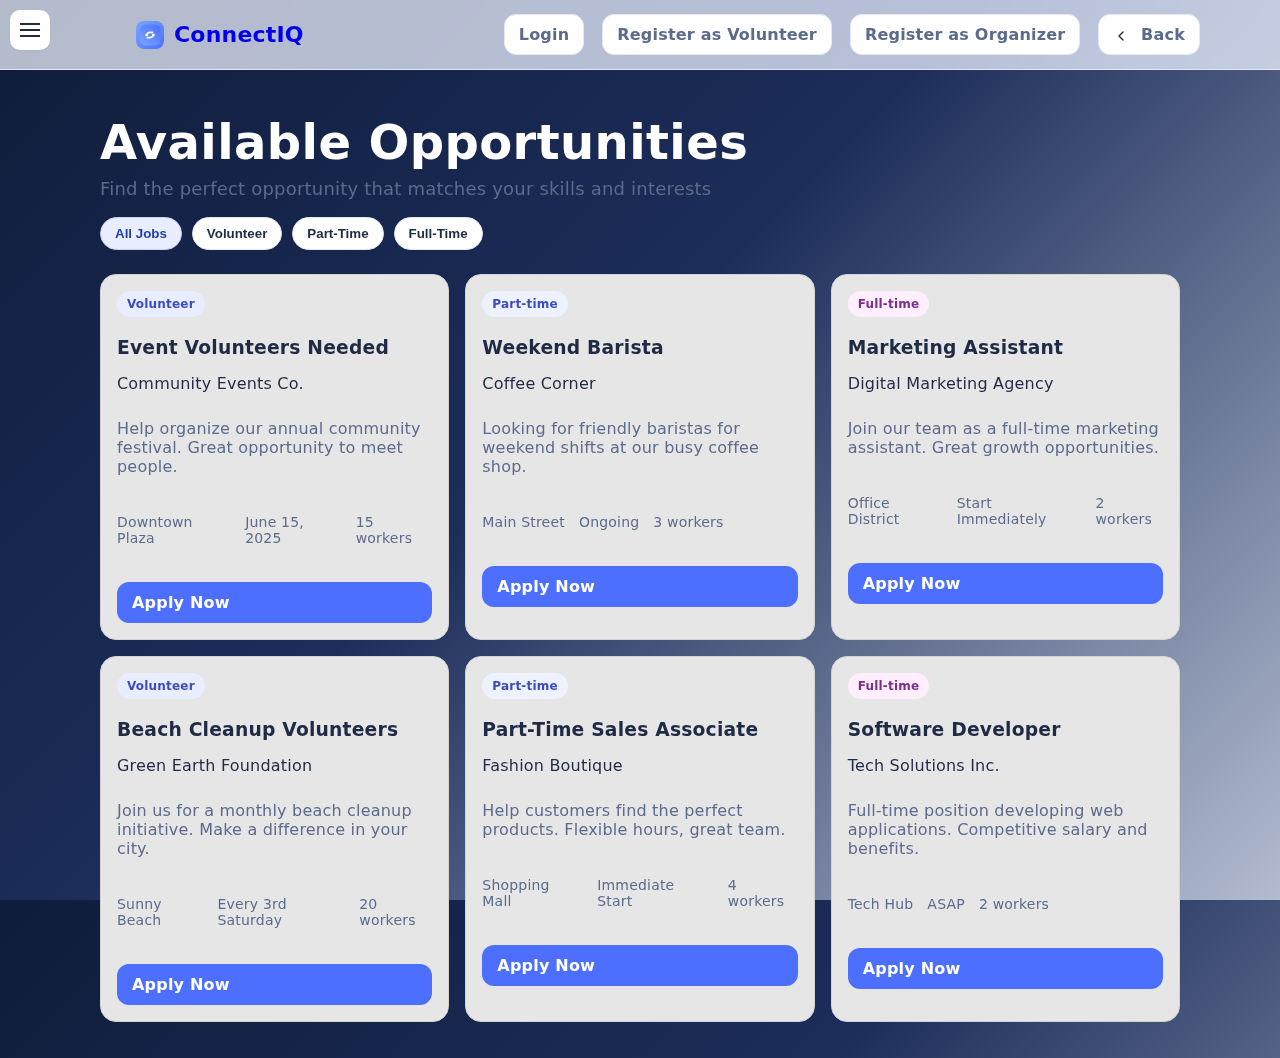
<file: my project/browse.html>
<!DOCTYPE html>
<html lang="en">
<head>
  <meta charset="UTF-8" />
  <meta name="viewport" content="width=device-width, initial-scale=1" />
  <title>ConnectIQ • Browse Jobs</title>
  <link rel="stylesheet" href="assets/style.css" />
  <link rel="icon" type="image/svg+xml" href="assets/logo.svg" />
</head>
<body>
  <nav class="navbar">
    <div class="container navbar-inner">
      <button class="hamburger" id="menuBtn" aria-label="Open menu"><span></span></button>
      <a class="brand" href="worklink.html"><span class="brand-badge"><img alt="ConnectIQ" src="assets/logo.svg"/></span> ConnectIQ</a>
      <div class="navlinks">
        <a class="btn" href="login.html">Login</a>
        <a class="btn primary" data-cta="volunteer" href="register-volunteer.html">Register as Volunteer</a>
        <a class="btn" data-cta="organizer" href="register-organizer.html">Register as Organizer</a>
        <a class="btn" href="javascript:history.back()" aria-label="Go back">
          <svg width="16" height="16" viewBox="0 0 24 24" fill="none" style="margin-right:6px; vertical-align:middle"><path d="M15 18l-6-6 6-6" stroke="#1f2a44" stroke-width="2" stroke-linecap="round" stroke-linejoin="round"/></svg>
          Back
        </a>
      </div>
    </div>
  </nav>
  <aside class="sidebar" id="sidebar">
    <h3>Options</h3>
    <a href="browse.html" data-side="browse"><svg viewBox="0 0 24 24" fill="none"><circle cx="12" cy="12" r="9" stroke-width="2"/><path d="M12 3v18" stroke-width="2"/><path d="M3 12h18" stroke-width="2"/></svg>Browse Jobs</a>
    <a href="worklink.html" data-side="dashboard"><svg viewBox="0 0 24 24" fill="none"><path d="M3 13h8V3H3v10zm10 8h8V3h-8v18z" stroke-width="2"/></svg>Dashboard</a>
    <a href="#" data-side="location"><svg viewBox="0 0 24 24" fill="none"><path d="M12 21s-6-5.2-6-10a6 6 0 1 1 12 0c0 4.8-6 10-6 10z" stroke-width="2"/><circle cx="12" cy="11" r="2" stroke-width="2"/></svg>Location</a>
    <a href="worklink.html" data-side="settings"><svg viewBox="0 0 24 24" fill="none"><path d="M12 15a3 3 0 1 0 0-6 3 3 0 0 0 0 6z" stroke-width="2"/><path d="M19.4 15a7.96 7.96 0 0 0 .1-2 7.96 7.96 0 0 0-.1-2l2.1-1.6-2-3.4-2.5 1a8.2 8.2 0 0 0-3.5-2L13 1h-4l-.5 3.1a8.2 8.2 0 0 0-3.5 2l-2.5-1-2 3.4 2.1 1.6a7.96 7.96 0 0 0-.1 2 7.96 7.96 0 0 0 .1 2L.5 16.6l2 3.4 2.5-1a8.2 8.2 0 0 0 3.5 2L9 23h4l.5-3.1a8.2 8.2 0 0 0 3.5-2l2.5 1 2-3.4-2.1-1.6z" stroke-width="2"/></svg>Settings</a>
  </aside>
  <div class="sidebar-backdrop" id="sidebarBackdrop"></div>

  <main class="container">
    <section class="header">
      <h1>Available Opportunities</h1>
      <p>Find the perfect opportunity that matches your skills and interests</p>
    </section>

    <section class="searchbar hidden">
      <div class="field">
        <svg width="20" height="20" viewBox="0 0 24 24" fill="none" xmlns="http://www.w3.org/2000/svg"><path d="M21 21l-4.35-4.35" stroke="#6b7aa6" stroke-width="2" stroke-linecap="round"/><circle cx="11" cy="11" r="7" stroke="#6b7aa6" stroke-width="2"/></svg>
        <input type="search" placeholder="Search jobs by title, description, or location..." />
      </div>
    </section>

    <section class="filters">
      <button class="chip active" data-filter="all">All Jobs</button>
      <button class="chip" data-filter="volunteer">Volunteer</button>
      <button class="chip" data-filter="part-time">Part-Time</button>
      <button class="chip" data-filter="full-time">Full-Time</button>
    </section>

    <section class="grid">
      <article class="card" data-type="volunteer">
        <span class="badge">Volunteer</span>
        <h3>Event Volunteers Needed</h3>
        <div class="muted">Community Events Co.</div>
        <p>Help organize our annual community festival. Great opportunity to meet people.</p>
        <div class="meta"><span>Downtown Plaza</span><span>June 15, 2025</span><span>15 workers</span></div>
        <div class="apply"><a class="btn primary block" href="#">Apply Now</a></div>
      </article>

      <article class="card" data-type="part-time">
        <span class="badge" style="background:#eef2ff;color:#3b4cc0">Part-time</span>
        <h3>Weekend Barista</h3>
        <div class="muted">Coffee Corner</div>
        <p>Looking for friendly baristas for weekend shifts at our busy coffee shop.</p>
        <div class="meta"><span>Main Street</span><span>Ongoing</span><span>3 workers</span></div>
        <div class="apply"><a class="btn primary block" href="#">Apply Now</a></div>
      </article>

      <article class="card" data-type="full-time">
        <span class="badge" style="background:#ffeefe;color:#7a2e8e">Full-time</span>
        <h3>Marketing Assistant</h3>
        <div class="muted">Digital Marketing Agency</div>
        <p>Join our team as a full-time marketing assistant. Great growth opportunities.</p>
        <div class="meta"><span>Office District</span><span>Start Immediately</span><span>2 workers</span></div>
        <div class="apply"><a class="btn primary block" href="#">Apply Now</a></div>
      </article>

      <article class="card" data-type="volunteer">
        <span class="badge">Volunteer</span>
        <h3>Beach Cleanup Volunteers</h3>
        <div class="muted">Green Earth Foundation</div>
        <p>Join us for a monthly beach cleanup initiative. Make a difference in your city.</p>
        <div class="meta"><span>Sunny Beach</span><span>Every 3rd Saturday</span><span>20 workers</span></div>
        <div class="apply"><a class="btn primary block" href="#">Apply Now</a></div>
      </article>

      <article class="card" data-type="part-time">
        <span class="badge" style="background:#eef2ff;color:#3b4cc0">Part-time</span>
        <h3>Part-Time Sales Associate</h3>
        <div class="muted">Fashion Boutique</div>
        <p>Help customers find the perfect products. Flexible hours, great team.</p>
        <div class="meta"><span>Shopping Mall</span><span>Immediate Start</span><span>4 workers</span></div>
        <div class="apply"><a class="btn primary block" href="#">Apply Now</a></div>
      </article>

      <article class="card" data-type="full-time">
        <span class="badge" style="background:#ffeefe;color:#7a2e8e">Full-time</span>
        <h3>Software Developer</h3>
        <div class="muted">Tech Solutions Inc.</div>
        <p>Full-time position developing web applications. Competitive salary and benefits.</p>
        <div class="meta"><span>Tech Hub</span><span>ASAP</span><span>2 workers</span></div>
        <div class="apply"><a class="btn primary block" href="#">Apply Now</a></div>
      </article>
    </section>

    <div class="footer-space"></div>
  </main>

  <script src="assets/app.js"></script>
</body>
</html>
</file>
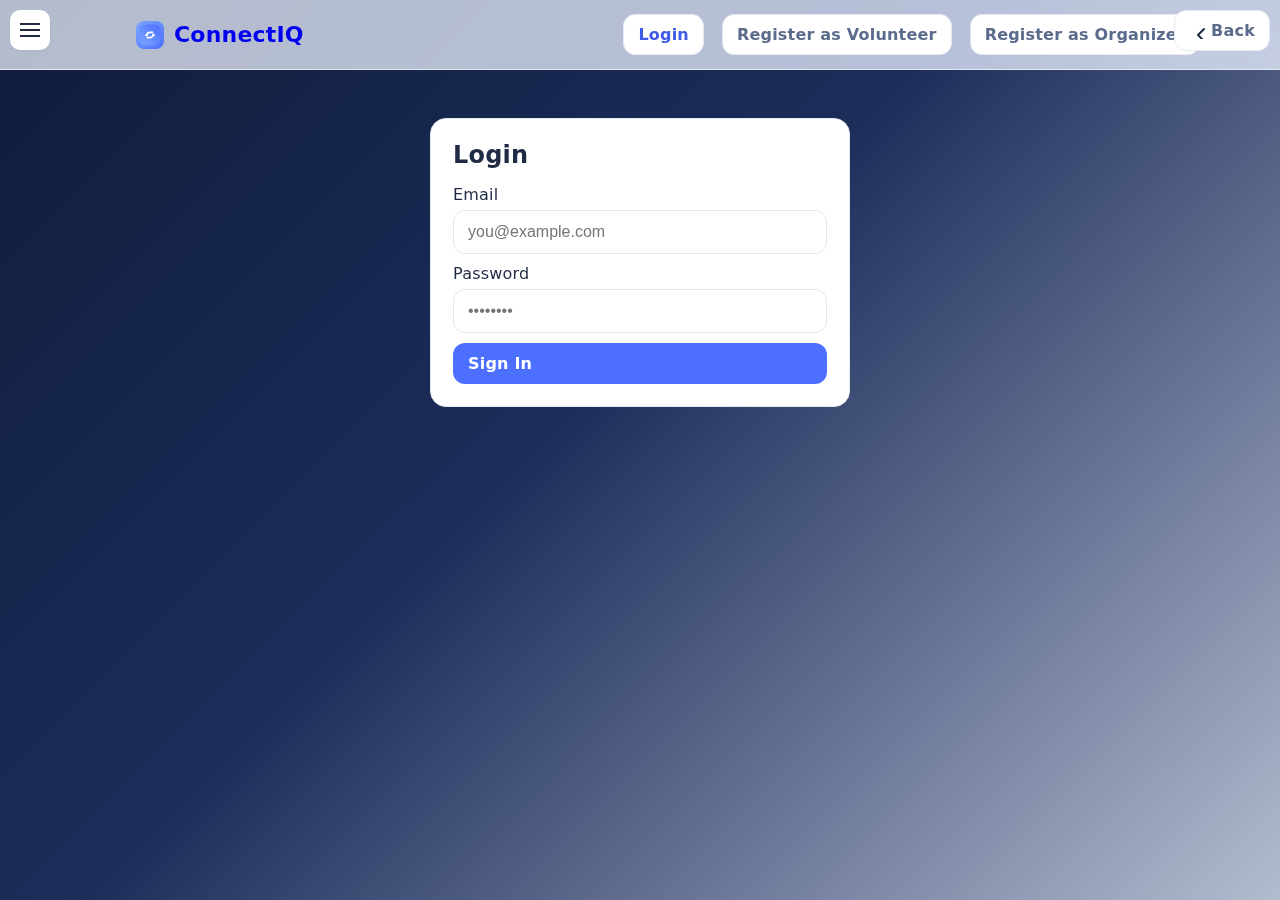
<file: my project/login.html>
<!DOCTYPE html>
<html lang="en">
<head>
  <meta charset="UTF-8" />
  <meta name="viewport" content="width=device-width, initial-scale=1" />
  <title>ConnectIQ • Login</title>
  <link rel="stylesheet" href="assets/style.css" />
  <link rel="icon" type="image/svg+xml" href="assets/logo.svg" />
  <style>
    /* Page-specific background: Midnight Blue Mist */
    body{background:linear-gradient(135deg,#0f1c3a 0%, #1c2d5a 45%, #e9effa 120%)}
    .auth{max-width:420px;margin:48px auto;background:#fff;border:1px solid var(--border);border-radius:16px;padding:22px}
    .auth h2{margin:0 0 16px}
    .field{display:flex;flex-direction:column;gap:6px;margin:10px 0}
    input[type="email"],input[type="password"]{padding:12px 14px;border:1px solid var(--border);border-radius:12px;font-size:16px}
  </style>
</head>
<body>
  <nav class="navbar">
    <div class="container navbar-inner">
      <button class="hamburger" id="menuBtn" aria-label="Open menu"><span></span></button>
      <a class="brand" href="worklink.html"><span class="brand-badge"><img alt="ConnectIQ" src="assets/logo.svg"/></span> ConnectIQ</a>
      <div class="navlinks">
        <a class="btn active" href="login.html">Login</a>
        <a class="btn primary" data-cta="volunteer" href="register-volunteer.html">Register as Volunteer</a>
        <a class="btn" data-cta="organizer" href="register-organizer.html">Register as Organizer</a>
        <a class="btn back-top" href="worklink.html" aria-label="Go back to Browse Opportunities">
          <svg width="16" height="16" v
          iewBox="0 0 24 24" fill="none" style="margin-right:6px; vertical-align:middle"><path d="M15 18l-6-6 6-6" stroke="#1f2a44" stroke-width="2" stroke-linecap="round" stroke-linejoin="round"/></svg>
          Back
        </a>
      </div>
    </div>
  </nav>
  <aside class="sidebar" id="sidebar">
    <h3>Options</h3>
    <a href="browse.html" data-side="browse"><svg viewBox="0 0 24 24" fill="none"><circle cx="12" cy="12" r="9" stroke-width="2"/><path d="M12 3v18" stroke-width="2"/><path d="M3 12h18" stroke-width="2"/></svg>Browse Jobs</a>
    <a href="worklink.html" data-side="dashboard"><svg viewBox="0 0 24 24" fill="none"><path d="M3 13h8V3H3v10zm10 8h8V3h-8v18z" stroke-width="2"/></svg>Dashboard</a>
    <a href="#" data-side="location"><svg viewBox="0 0 24 24" fill="none"><path d="M12 21s-6-5.2-6-10a6 6 0 1 1 12 0c0 4.8-6 10-6 10z" stroke-width="2"/><circle cx="12" cy="11" r="2" stroke-width="2"/></svg>Location</a>
    <a href="worklink.html" data-side="settings"><svg viewBox="0 0 24 24" fill="none"><path d="M12 15a3 3 0 1 0 0-6 3 3 0 0 0 0 6z" stroke-width="2"/><path d="M19.4 15a7.96 7.96 0 0 0 .1-2 7.96 7.96 0 0 0-.1-2l2.1-1.6-2-3.4-2.5 1a8.2 8.2 0 0 0-3.5-2L13 1h-4l-.5 3.1a8.2 8.2 0 0 0-3.5 2l-2.5-1-2 3.4 2.1 1.6a7.96 7.96 0 0 0-.1 2 7.96 7.96 0 0 0 .1 2L.5 16.6l2 3.4 2.5-1a8.2 8.2 0 0 0 3.5 2L9 23h4l.5-3.1a8.2 8.2 0 0 0 3.5-2l2.5 1 2-3.4-2.1-1.6z" stroke-width="2"/></svg>Settings</a>
    <a href="#" data-side="help"><svg viewBox="0 0 24 24" fill="none"><path d="M9.1 9a3 3 0 1 1 5.8 1c0 2-3 2-3 4" stroke-width="2" stroke-linecap="round"/><circle cx="12" cy="19" r="1"/></svg>Help</a>
    <a href="#" data-side="language"><svg viewBox="0 0 24 24" fill="none"><path d="M12 3v18M3 12h18" stroke-width="2"/></svg>Language</a>
  </aside>
  <div class="sidebar-backdrop" id="sidebarBackdrop"></div>
  <main class="container">
    <section class="auth">
      <h2>Login</h2>
      <div class="field"><label>Email</label><input type="email" placeholder="you@example.com"></div>
      <div class="field"><label>Password</label><input type="password" placeholder="••••••••"></div>
      <a class="btn primary block" href="browse.html">Sign In</a>
    </section>
  </main>
  <script src="assets/app.js"></script>
</body>
</html>
</file>
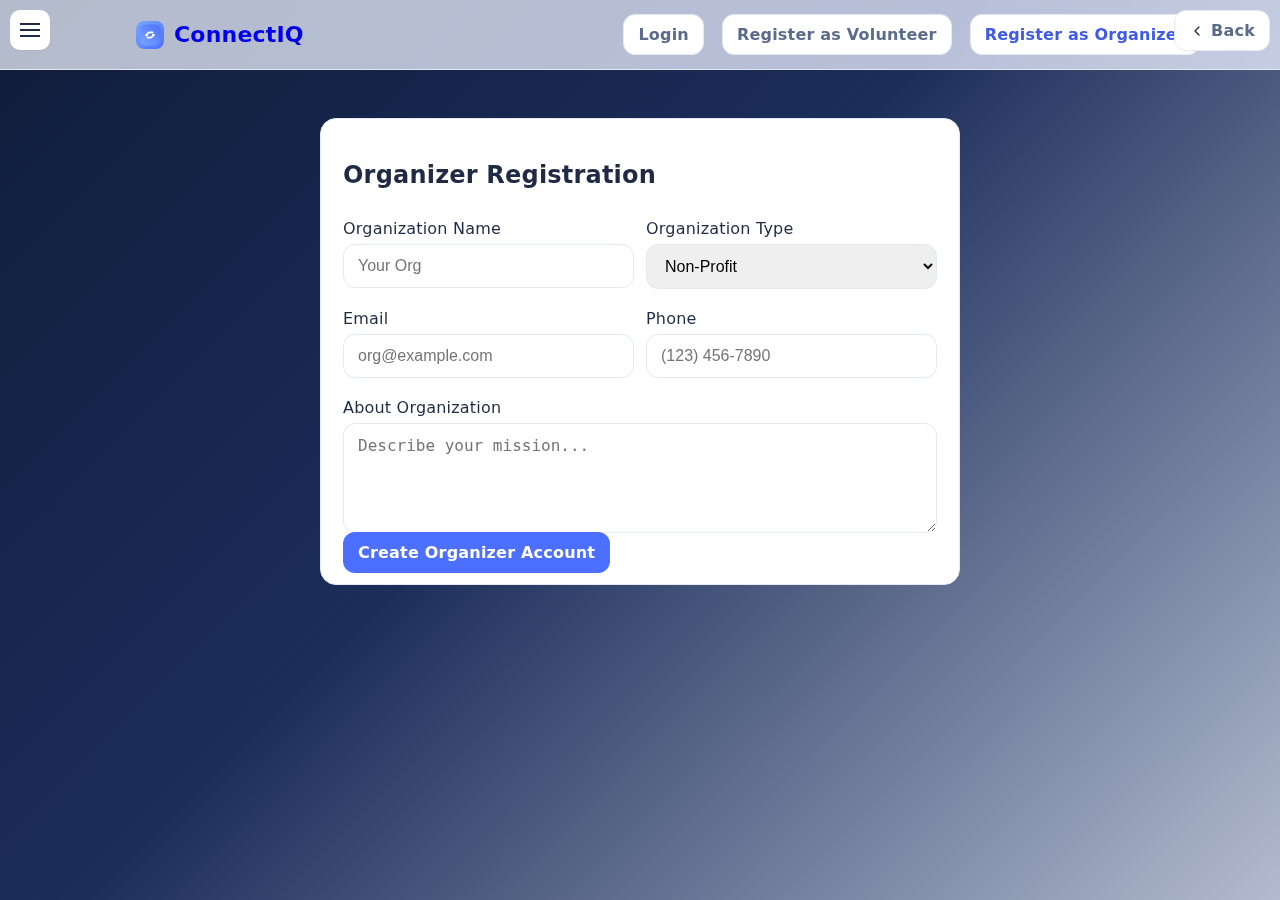
<file: my project/register-organizer.html>
<!DOCTYPE html>
<html lang="en">
<head>
  <meta charset="UTF-8" />
  <meta name="viewport" content="width=device-width, initial-scale=1" />
  <title>ConnectIQ • Register as Organizer</title>
  <link rel="stylesheet" href="assets/style.css" />
  <link rel="icon" type="image/svg+xml" href="assets/logo.svg" />
  <style>
    .form{max-width:640px;margin:48px auto;background:#fff;border:1px solid var(--border);border-radius:16px;padding:22px}
    .row{display:grid;grid-template-columns:1fr 1fr;gap:12px}
    .field{display:flex;flex-direction:column;gap:6px;margin:10px 0}
    input,select{padding:12px 14px;border:1px solid var(--border);border-radius:12px;font-size:16px}
    textarea{padding:12px 14px;border:1px solid var(--border);border-radius:12px;font-size:16px;min-height:110px}
  </style>
</head>
<body>
  <nav class="navbar">
    <div class="container navbar-inner">
      <button class="hamburger" id="menuBtn" aria-label="Open menu"><span></span></button>
      <a class="brand" href="worklink.html"><span class="brand-badge"><img alt="ConnectIQ" src="assets/logo.svg"/></span> ConnectIQ</a>
      <div class="navlinks">
        <a class="btn" href="login.html">Login</a>
        <a class="btn primary" data-cta="volunteer" href="register-volunteer.html">Register as Volunteer</a>
        <a class="btn" data-cta="organizer" href="register-organizer.html">Register as Organizer</a>
        <a class="btn back-top" href="javascript:history.back()" aria-label="Go back">
          <svg width="16" height="16" viewBox="0 0 24 24" fill="none" style="margin-right:6px; vertical-align:middle"><path d="M15 18l-6-6 6-6" stroke="#1f2a44" stroke-width="2" stroke-linecap="round" stroke-linejoin="round"/></svg>
          Back
        </a>
      </div>
    </div>
  </nav>
  <aside class="sidebar" id="sidebar">
    <h3>Options</h3>
    <a href="browse.html" data-side="browse"><svg viewBox="0 0 24 24" fill="none"><circle cx="12" cy="12" r="9" stroke-width="2"/><path d="M12 3v18" stroke-width="2"/><path d="M3 12h18" stroke-width="2"/></svg>Browse Jobs</a>
    <a href="worklink.html" data-side="dashboard"><svg viewBox="0 0 24 24" fill="none"><path d="M3 13h8V3H3v10zm10 8h8V3h-8v18z" stroke-width="2"/></svg>Dashboard</a>
    <a href="#" data-side="location"><svg viewBox="0 0 24 24" fill="none"><path d="M12 21s-6-5.2-6-10a6 6 0 1 1 12 0c0 4.8-6 10-6 10z" stroke-width="2"/><circle cx="12" cy="11" r="2" stroke-width="2"/></svg>Location</a>
    <a href="worklink.html" data-side="settings"><svg viewBox="0 0 24 24" fill="none"><path d="M12 15a3 3 0 1 0 0-6 3 3 0 0 0 0 6z" stroke-width="2"/><path d="M19.4 15a7.96 7.96 0 0 0 .1-2 7.96 7.96 0 0 0-.1-2l2.1-1.6-2-3.4-2.5 1a8.2 8.2 0 0 0-3.5-2L13 1h-4l-.5 3.1a8.2 8.2 0 0 0-3.5-2l-2.5-1-2 3.4 2.1 1.6a7.96 7.96 0 0 0-.1 2 7.96 7.96 0 0 0 .1 2L.5 16.6l2 3.4 2.5-1a8.2 8.2 0 0 0 3.5 2L9 23h4l.5-3.1a8.2 8.2 0 0 0 3.5-2l2.5 1 2-3.4-2.1-1.6z" stroke-width="2"/></svg>Settings</a>
    <a href="#" data-side="help"><svg viewBox="0 0 24 24" fill="none"><path d="M9.1 9a3 3 0 1 1 5.8 1c0 2-3 2-3 4" stroke-width="2" stroke-linecap="round"/><circle cx="12" cy="19" r="1"/></svg>Help</a>
    <a href="#" data-side="language"><svg viewBox="0 0 24 24" fill="none"><path d="M12 3v18M3 12h18" stroke-width="2"/></svg>Language</a>
  </aside>
  <div class="sidebar-backdrop" id="sidebarBackdrop"></div>
  <main class="container">
    <section class="form">
      <h2>Organizer Registration</h2>
      <div class="row">
        <div class="field"><label>Organization Name</label><input placeholder="Your Org" /></div>
        <div class="field"><label>Organization Type</label><select><option>Non-Profit</option><option>Company</option><option>Community Group</option></select></div>
      </div>
      <div class="row">
        <div class="field"><label>Email</label><input type="email" placeholder="org@example.com" /></div>
        <div class="field"><label>Phone</label><input placeholder="(123) 456-7890" /></div>
      </div>
      <div class="field"><label>About Organization</label><textarea placeholder="Describe your mission..."></textarea></div>
      <a class="btn primary" href="browse.html">Create Organizer Account</a>
    </section>
  </main>
  <script src="assets/app.js"></script>
</body>
</html>
</file>
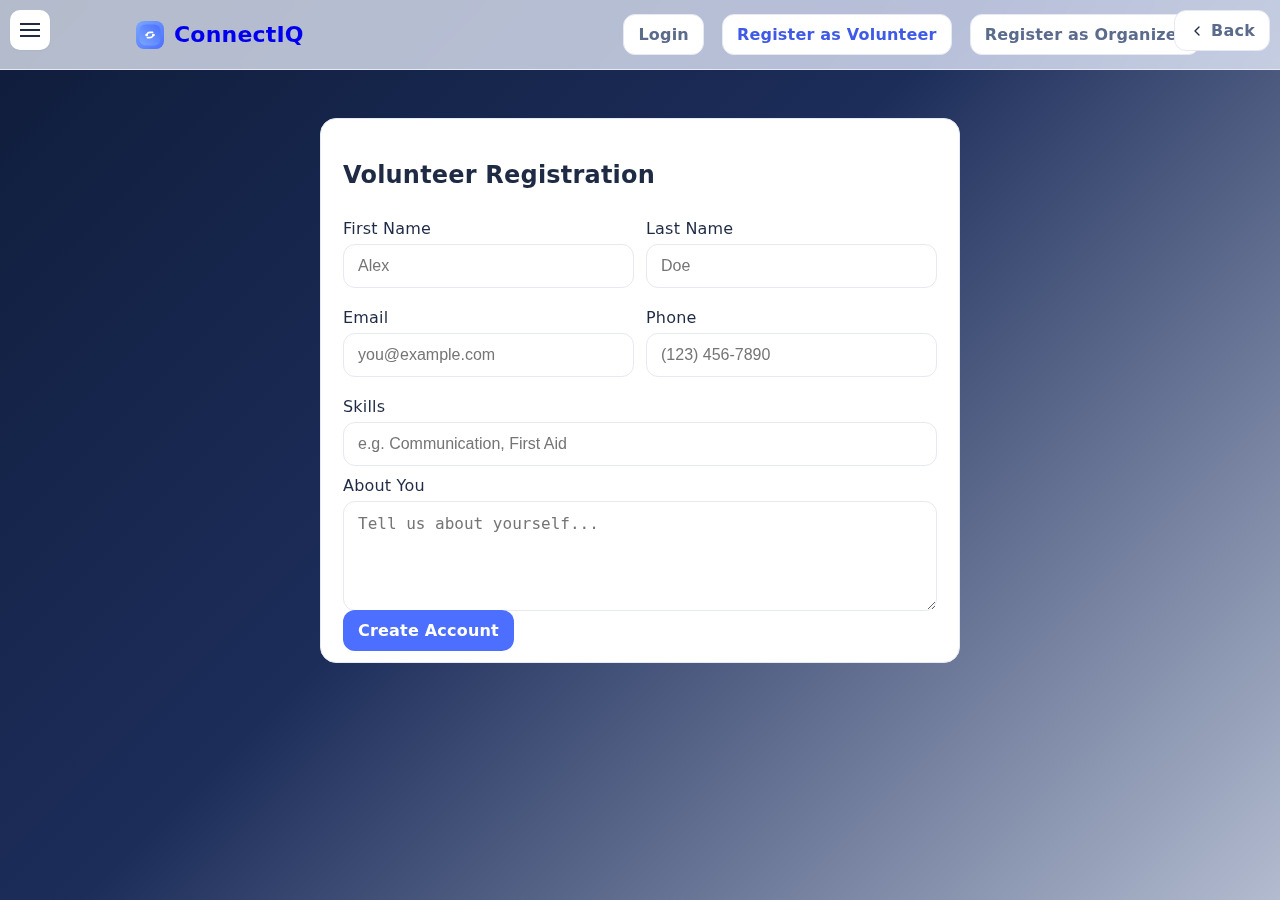
<file: my project/register-volunteer.html>
<!DOCTYPE html>
<html lang="en">
<head>
  <meta charset="UTF-8" />
  <meta name="viewport" content="width=device-width, initial-scale=1" />
  <title>ConnectIQ • Register as Volunteer</title>
  <link rel="stylesheet" href="assets/style.css" />
  <link rel="icon" type="image/svg+xml" href="assets/logo.svg" />
  <style>
    .form{max-width:640px;margin:48px auto;background:#fff;border:1px solid var(--border);border-radius:16px;padding:22px}
    .row{display:grid;grid-template-columns:1fr 1fr;gap:12px}
    .field{display:flex;flex-direction:column;gap:6px;margin:10px 0}
    input,select{padding:12px 14px;border:1px solid var(--border);border-radius:12px;font-size:16px}
    textarea{padding:12px 14px;border:1px solid var(--border);border-radius:12px;font-size:16px;min-height:110px}
  </style>
</head>
<body>
  <nav class="navbar">
    <div class="container navbar-inner">
      <button class="hamburger" id="menuBtn" aria-label="Open menu"><span></span></button>
      <a class="brand" href="worklink.html"><span class="brand-badge"><img alt="ConnectIQ" src="assets/logo.svg"/></span> ConnectIQ</a>
      <div class="navlinks">
        <a class="btn" href="login.html">Login</a>
        <a class="btn primary" data-cta="volunteer" href="register-volunteer.html">Register as Volunteer</a>
        <a class="btn" data-cta="organizer" href="register-organizer.html">Register as Organizer</a>
        <a class="btn back-top" href="javascript:history.back()" aria-label="Go back">
          <svg width="16" height="16" viewBox="0 0 24 24" fill="none" style="margin-right:6px; vertical-align:middle"><path d="M15 18l-6-6 6-6" stroke="#1f2a44" stroke-width="2" stroke-linecap="round" stroke-linejoin="round"/></svg>
          Back
        </a>
      </div>
    </div>
  </nav>
  <aside class="sidebar" id="sidebar">
    <h3>Options</h3>
    <a href="browse.html" data-side="browse"><svg viewBox="0 0 24 24" fill="none"><circle cx="12" cy="12" r="9" stroke-width="2"/><path d="M12 3v18" stroke-width="2"/><path d="M3 12h18" stroke-width="2"/></svg>Browse Jobs</a>
    <a href="worklink.html" data-side="dashboard"><svg viewBox="0 0 24 24" fill="none"><path d="M3 13h8V3H3v10zm10 8h8V3h-8v18z" stroke-width="2"/></svg>Dashboard</a>
    <a href="#" data-side="location"><svg viewBox="0 0 24 24" fill="none"><path d="M12 21s-6-5.2-6-10a6 6 0 1 1 12 0c0 4.8-6 10-6 10z" stroke-width="2"/><circle cx="12" cy="11" r="2" stroke-width="2"/></svg>Location</a>
    <a href="worklink.html" data-side="settings"><svg viewBox="0 0 24 24" fill="none"><path d="M12 15a3 3 0 1 0 0-6 3 3 0 0 0 0 6z" stroke-width="2"/><path d="M19.4 15a7.96 7.96 0 0 0 .1-2 7.96 7.96 0 0 0-.1-2l2.1-1.6-2-3.4-2.5 1a8.2 8.2 0 0 0-3.5-2L13 1h-4l-.5 3.1a8.2 8.2 0 0 0-3.5 2l-2.5-1-2 3.4 2.1 1.6a7.96 7.96 0 0 0-.1 2 7.96 7.96 0 0 0 .1 2L.5 16.6l2 3.4 2.5-1a8.2 8.2 0 0 0 3.5 2L9 23h4l.5-3.1a8.2 8.2 0 0 0 3.5-2l2.5 1 2-3.4-2.1-1.6z" stroke-width="2"/></svg>Settings</a>
    <a href="#" data-side="help"><svg viewBox="0 0 24 24" fill="none"><path d="M9.1 9a3 3 0 1 1 5.8 1c0 2-3 2-3 4" stroke-width="2" stroke-linecap="round"/><circle cx="12" cy="19" r="1"/></svg>Help</a>
    <a href="#" data-side="language"><svg viewBox="0 0 24 24" fill="none"><path d="M12 3v18M3 12h18" stroke-width="2"/></svg>Language</a>
  </aside>
  <div class="sidebar-backdrop" id="sidebarBackdrop"></div>
  <main class="container">
    <section class="form">
      <h2>Volunteer Registration</h2>
      <div class="row">
        <div class="field"><label>First Name</label><input placeholder="Alex" /></div>
        <div class="field"><label>Last Name</label><input placeholder="Doe" /></div>
      </div>
      <div class="row">
        <div class="field"><label>Email</label><input type="email" placeholder="you@example.com" /></div>
        <div class="field"><label>Phone</label><input placeholder="(123) 456-7890" /></div>
      </div>
      <div class="field"><label>Skills</label><input placeholder="e.g. Communication, First Aid" /></div>
      <div class="field"><label>About You</label><textarea placeholder="Tell us about yourself..."></textarea></div>
      <a class="btn primary" href="browse.html">Create Account</a>
    </section>
  </main>
  <script src="assets/app.js"></script>
</body>
</html>
</file>
<file: my project/assets/style.css>
.browse-content{margin-left:-50px}
.splash.split .globe-half{display:block !important}
.splash.split .globe-bg svg{display:block !important}
@import url('https://fonts.googleapis.com/css2?family=Poppins:wght@700;800&display=swap');
:root{
  --bg:#f4f7ff;
  --card:#ffffff;
  --text:#1f2a44;
  --muted:#5b6b8c;
  --primary:#4c6fff;
  --primary-600:#3f5ae6;
  --chip:#e8edff;
  --border:#e6e9f2;
  --success:#e8f8ee;
}
*{box-sizing:border-box}
html,body{height:100%}
body{
  margin:0;
  font-family:ui-sans-serif, system-ui, -apple-system, Segoe UI, Roboto, Helvetica, Arial, "Apple Color Emoji","Segoe UI Emoji";
  color:var(--text);
  background:linear-gradient(135deg,#0f1c3a 0%, #1c2d5a 45%, #e9effa 120%);
  letter-spacing:.2px;
}
/* Page enter animation */
@keyframes fadeInUp{from{opacity:0; transform:translateY(12px)} to{opacity:1; transform:translateY(0)}}
body.animate-in{animation:fadeInUp .6s ease both}

/* Splash intro */
.splash{position:fixed; inset:0; min-height:100vh; background:#0e1b39 url('earth.gif') center/cover no-repeat; display:grid; place-items:center; z-index:9999; transition:opacity .5s ease; overflow:hidden}
.splash.hide{opacity:0; pointer-events:none; display:none}
.splash:not(.hide) ~ .app{opacity:0 !important; visibility:hidden !important; display:none !important}
.splash.hide ~ .app{display:block !important; visibility:visible !important}
.splash-inner{display:flex; flex-direction:column; align-items:center; justify-content:center; text-align:center; gap:0; position:relative; z-index:2; min-height:100vh}
.splash-pretitle{color:#fff; font-weight:900; font-size:34px; letter-spacing:.5px; margin-bottom:20px; text-shadow:0 3px 14px rgba(0,0,0,.55); opacity:1; transform:scale(1); transition:opacity .35s ease, transform .35s ease; display:flex; align-items:center; gap:10px}
.splash-pretitle .logo-badge{width:36px; height:36px; border-radius:10px; background:linear-gradient(135deg,#7aa7ff, #4c6fff); display:grid; place-items:center}
.splash-pretitle .logo-badge img{width:100%; height:100%; border-radius:10px}
.logo-pop{font-family:'Poppins', ui-sans-serif, system-ui; font-weight:800; font-size:36px; color:#fff; letter-spacing:.4px; display:none; align-items:center; gap:10px; opacity:0; transform:scale(.8); transition:opacity .45s ease .25s, transform .45s ease .25s}
.logo-pop .logo-badge{width:40px; height:40px; border-radius:12px; background:linear-gradient(135deg,#7aa7ff, #4c6fff); display:grid; place-items:center}
.logo-pop .logo-badge img{width:100%; height:100%; border-radius:12px}
.quote-pop{color:#e7edf8; text-shadow:0 2px 8px rgba(0,0,0,.45); opacity:0; transform:translateY(8px); transition:opacity .45s ease .35s, transform .45s ease .35s; display:none}
.globe-bg{position:absolute; inset:0; pointer-events:none; z-index:0; display:block}
.globe-gif{position:absolute; inset:0; background:none; z-index:0; opacity:0; transition:none; display:block}
.globe-bg::after{content:""; position:absolute; inset:0; background:transparent}
.globe-bg svg{width:140vmin; height:140vmin; position:absolute; top:50%; left:50%; transform:translate(-50%,-50%); opacity:.9; display:block}
.globe-video{position:absolute; inset:0; width:100%; height:100%; object-fit:cover; opacity:.9; filter:saturate(120%) contrast(105%)}
.globe-img{position:absolute; width:140vmin; height:140vmin; top:50%; left:50%; transform:translate(-50%,-50%); border-radius:50%; object-fit:cover; opacity:.85; animation:spin 30s linear infinite}
.globe-half{position:absolute; width:140vmin; height:140vmin; top:50%; left:50%; transform:translate(-50%,-50%); transition:transform 1s ease, opacity .4s ease; z-index:1; will-change:transform}
.globe-left{clip-path:inset(0 50% 0 0)}
.globe-right{clip-path:inset(0 0 0 50%)}
.globe-half video.globe-vid{position:absolute; width:140vmin; height:140vmin; top:50%; left:50%; transform:translate(-50%,-50%); border-radius:50%; object-fit:cover; animation:none; opacity:.92; filter:brightness(0.45) saturate(110%) contrast(105%)}
.globe-half svg{display:block}
/* Globe halves must be visible for split animation */
/* (no overrides hiding .globe-half or svg) */
.splash .globe-half{opacity:0; pointer-events:none}
.splash .globe-bg svg{opacity:0}
.splash.split .globe-bg svg{opacity:1}
.splash.split .globe-left{transform:translate(-50%,-50%) translateX(-45vw); opacity:1}
.splash.split .globe-right{transform:translate(-50%,-50%) translateX(45vw); opacity:1}
.splash.split{background:#0e1b39 !important}
.splash.split .splash-pretitle{opacity:0; transform:translateY(-6px)}
.splash.split .quote-pop{opacity:1; transform:translateY(0); display:block; margin-top:24px}
.splash.split .handshake{opacity:0; pointer-events:none}
.splash.split .globe-gif{opacity:0}
.splash.split .start-btn{opacity:0; pointer-events:none}
.splash.split .logo-pop{opacity:1; transform:scale(1); display:flex}
.splash.split .logo-pop .logo-badge{width:70px; height:70px; border-radius:16px}
.splash.split .splash-inner{background:transparent; border:0; padding:0; box-shadow:none}
.globe-rot{transform-origin:50% 50%; animation:none}
@keyframes spin{to{transform:rotate(360deg)}}
.hamburger.float-on-dashboard{position:fixed; top:16px; right:24px; z-index:10000}
.handshake{width:320px; height:190px; transition:opacity .3s ease}

/* Remove split visuals */
.split-mask{display:none !important}
@keyframes leftArm{0%{transform:translateX(-50px) rotate(8deg)} 50%{transform:translateX(-8px) rotate(0)} 100%{transform:translateX(-8px) rotate(0)}}
@keyframes rightArm{0%{transform:translateX(50px) rotate(-8deg)} 50%{transform:translateX(8px) rotate(0)} 100%{transform:translateX(8px) rotate(0)}}
@keyframes shake{0%,100%{transform:translateY(0)} 60%{transform:translateY(-2px)} 80%{transform:translateY(2px)}}
.shake-group{animation:shake 1.2s ease-in-out 1s 1}
.arm-left{animation:leftArm .9s ease forwards}
.arm-right{animation:rightArm .9s ease forwards}
.logo-pop{display:flex; align-items:center; gap:10px; font-weight:800; font-size:28px; opacity:0; transform:scale(.9); font-family:'Poppins', ui-sans-serif, system-ui; color:#fff; text-shadow:0 2px 8px rgba(0,0,0,.35)}
.logo-pop.show{animation:logoIn .4s ease forwards}
.quote-pop{opacity:0; transform:scale(.9); color:#fff; font-weight:800; font-size:20px; text-align:center; letter-spacing:.2px; text-shadow:0 2px 8px rgba(0,0,0,.35)}

/* Location overlay (full-screen) */
.location-overlay{position:fixed; inset:0; background:#0b1633; display:none; z-index:10000}
.location-overlay.show{display:block}
.location-overlay .map-wrap{position:absolute; inset:0}
.location-overlay iframe{position:absolute; width:100%; height:100%; border:0}
.location-overlay .loc-controls{position:fixed; left:50%; transform:translateX(-50%); bottom:18px; display:flex; gap:10px; z-index:10001}
.location-overlay .loc-btn{border:none; background:#f59e0b; color:#0e1b39; font-weight:800; padding:10px 16px; border-radius:10px; cursor:pointer; box-shadow:0 6px 18px rgba(0,0,0,.25)}
.location-overlay .loc-btn.secondary{background:#fff; color:#0e1b39}
.location-overlay .loc-btn.back{background:#fff; color:#0e1b39; display:flex; align-items:center; gap:6px}
.location-overlay .loc-btn.back svg{width:16px; height:16px}
.location-overlay .loc-close{position:fixed; top:14px; right:18px; width:36px; height:36px; border-radius:10px; border:1px solid rgba(255,255,255,.4); background:rgba(11,22,51,.6); color:#fff; font-size:20px; font-weight:800; cursor:pointer; z-index:10002}
.quote-pop.show{animation:logoIn .45s ease forwards}
.logo-badge{width:34px; height:34px; border-radius:10px; background:linear-gradient(135deg,#7aa7ff,#4c6fff); display:grid; place-items:center; color:#fff}
.logo-badge img{width:100%; height:100%; border-radius:10px}
@keyframes logoIn{to{opacity:1; transform:scale(1)}}
.app{opacity:0; visibility:hidden; display:none}
.app.show{opacity:1; visibility:visible; display:block; animation:fadeInUp .6s ease both}
.app.blur{filter:blur(6px); transition:filter .2s ease; pointer-events:none}
.hidden{display:none !important}
.handshake-video{width:360px; max-width:86vw; height:auto; border-radius:16px; box-shadow:0 16px 36px rgba(28,37,74,.15)}

/* Splash CTA */
.start-btn{margin-top:-4px; border:none; background:#f59e0b; color:#0e1b39; font-weight:800; padding:10px 16px; border-radius:10px; cursor:pointer; box-shadow:0 10px 26px rgba(0,0,0,.35); opacity:1; pointer-events:auto}
.start-btn:hover{background:#fbbf24}
/* Ensure arrow icon shows beside Get Started (CSS-based arrow to avoid SVG flicker) */
.start-btn{display:inline-flex; align-items:center; gap:6px; position:relative}
.start-btn svg{display:none}
.start-btn::after{content:"\2192"; /* → */ font-weight:800; color:#0e1b39; line-height:1; font-size:16px}

/* Language overlay */
.language-overlay{position:fixed; inset:0; display:none; align-items:center; justify-content:center; background:rgba(0,0,0,.5); z-index:10020; transition:background .2s ease}
.language-overlay.show{display:flex}
.language-panel{width:min(520px,92vw); max-height:min(70vh,560px); background:#ffffff; border-radius:14px; box-shadow:0 18px 50px rgba(0,0,0,.35), 0 0 60px rgba(34,211,238,.55), 0 0 160px rgba(34,211,238,.45); overflow:hidden; display:flex; flex-direction:column; border:1px solid rgba(34,211,238,.6)}
.language-panel .lang-head{padding:14px 16px; background:#0e1b39; color:#fff; font-weight:800; display:flex; align-items:center; justify-content:space-between}
.language-panel .lang-body{padding:10px 12px; overflow-y:auto; overflow-x:hidden; scrollbar-gutter:stable}
/* Scrollbar styling */
.language-panel .lang-body::-webkit-scrollbar{width:10px}
.language-panel .lang-body::-webkit-scrollbar-track{background:rgba(255,255,255,.08); border-radius:8px}
.language-panel .lang-body::-webkit-scrollbar-thumb{background:rgba(255,255,255,.3); border-radius:8px}
.language-panel .lang-body::-webkit-scrollbar-thumb:hover{background:rgba(255,255,255,.45)}
/* Firefox */
.language-panel .lang-body{scrollbar-width:thin; scrollbar-color:rgba(255,255,255,.35) rgba(255,255,255,.08)}
.language-panel .lang-list{list-style:none; margin:0; padding:0; display:grid; grid-template-columns:1fr 1fr; gap:8px}
.language-panel .lang-list li{margin:0}
.language-panel .lang-btn{width:100%; padding:10px 12px; border-radius:10px; border:1px solid #ffffff; background:transparent; color:#000; cursor:pointer; text-align:left; font-weight:600; position:relative; overflow:visible}
.language-panel .lang-btn.active{background:transparent; border-color:#ffffff; color:#000}
.language-panel .lang-btn.sparkle::after{content:""; position:absolute; left:50%; top:50%; width:8px; height:8px; border-radius:50%; background:#f59e0b; transform:translate(-50%,-50%) scale(0); opacity:0; pointer-events:none; box-shadow:
  0 -24px 0 0 #fde68a,
  0 24px 0 0 #fde68a,
  24px 0 0 0 #f59e0b,
  -24px 0 0 0 #f59e0b,
  18px 18px 0 0 #fb923c,
  -18px 18px 0 0 #fb923c,
  18px -18px 0 0 #fbbf24,
  -18px -18px 0 0 #fbbf24;
  animation:langSparkle .7s ease-out forwards}
@keyframes langSparkle{0%{transform:translate(-50%,-50%) scale(0); opacity:1} 70%{transform:translate(-50%,-50%) scale(1); opacity:.9} 100%{transform:translate(-50%,-50%) scale(1.2); opacity:0}}
.language-panel .lang-actions{padding:10px 12px; display:flex; justify-content:flex-end; gap:10px; border-top:1px solid #e5e7eb}
.language-panel .lang-close{border:none; background:#0e1b39; color:#fff; font-weight:800; padding:8px 14px; border-radius:10px; cursor:pointer}

.container{max-width:1120px; margin:0 auto; padding:0 20px}

/* Browse layout with left profile panel */
.browse-layout{display:grid; grid-template-columns:320px 1fr; gap:20px; align-items:start}
.v-divider{display:none}
.profile-panel{background:transparent; backdrop-filter:none; color:#0e1b39; border:0; border-radius:0; padding:0; margin-top:44px}
.profile-avatar{width:180px; height:180px; border-radius:50%; margin:0 0 0 10px; display:flex; align-items:center; justify-content:center; background:transparent; box-shadow:none; border:3px solid rgba(231,237,248,.9)}
.profile-avatar svg{width:100px; height:100px; stroke:#1f2a44}
.profile-details{list-style:none; padding:0; margin:0; display:flex; flex-direction:column; gap:10px}
.profile-details li{background:#f8fafc; border:1px solid rgba(14,27,57,.08); border-radius:8px; padding:10px 12px; font-weight:600}
.profile-details strong{display:block; font-weight:800; margin-bottom:4px}
@media(max-width: 980px){
  .browse-layout{grid-template-columns:1fr}
  .profile-avatar{width:140px; height:140px}
  .profile-panel{margin-top:0}
  .v-divider{display:none}
}

/* Smaller profile button to match avatar size */
#profileBtn{font-size:14px; padding:8px 12px; border-radius:8px; width:180px; margin-top:12px; margin-left:10px}
@media(max-width: 980px){
  #profileBtn{width:140px}
}

/* Navbar */
.navbar{position:sticky; top:0; z-index:50; backdrop-filter:saturate(180%) blur(8px); background:rgba(255,255,255,.7); border-bottom:1px solid var(--border)}
.navbar-inner{display:flex; align-items:center; justify-content:space-between; padding:14px 0; position:relative; padding-left:56px}
.hamburger{border:none; background:#fff; width:40px; height:40px; border-radius:10px; display:grid; place-items:center; cursor:pointer; box-shadow:0 1px 2px rgba(0,0,0,.04); position:fixed; left:10px; top:10px; transform:none; z-index:120}
.hamburger span{display:block; width:20px; height:2px; background:#1f2a44; position:relative}
.hamburger span::before,.hamburger span::after{content:""; position:absolute; left:0; width:20px; height:2px; background:#1f2a44}
.hamburger span::before{top:-6px}
.hamburger span::after{top:6px}
/* Dashboard Back button */
.dash-back-btn{position:fixed; right:20px; bottom:20px; z-index:110; border:none; background:#f59e0b; color:#0e1b39; font-weight:800; padding:10px 14px; border-radius:10px; cursor:pointer; box-shadow:0 10px 24px rgba(0,0,0,.25); display:none}
.dash-back-btn:hover{background:#fbbf24}
.brand{display:flex; align-items:center; gap:10px; font-weight:800; font-size:22px; font-family:'Poppins', ui-sans-serif, system-ui}
.brand{text-decoration:none}
.brand-badge{width:28px; height:28px; border-radius:8px; background:linear-gradient(135deg,#7aa7ff, #4c6fff); display:grid; place-items:center; color:#fff; font-weight:700}
.brand-badge img{width:100%; height:100%; border-radius:8px}
.navlinks{display:flex; gap:18px; align-items:center}
.navlinks a{color:var(--muted); text-decoration:none; font-weight:600}
.navlinks a.active{color:var(--primary-600)}
.navlinks a.primary{background:var(--primary); color:#fff; border:1px solid transparent; padding:10px 14px; border-radius:12px}
.btn{border:1px solid var(--border); background:#fff; color:var(--text); padding:10px 14px; border-radius:12px; font-weight:700; text-decoration:none}
.btn.primary{background:var(--primary); color:#fff; border-color:transparent}
.btn.primary:hover{background:var(--primary-600)}

/* Global back button pinned to top-right */
.back-top{position:fixed; top:10px; right:10px; z-index:130; display:inline-flex; align-items:center}

/* Sidebar */
.sidebar{position:fixed; top:0; left:0; height:100vh; width:260px; background:#000 !important; border-right:1px solid rgba(255,255,255,.15); transform:translateX(-100%); transition:transform .3s ease; z-index:1000; padding:16px 16px 16px 0; backdrop-filter:none; -webkit-backdrop-filter:none; opacity:1; overflow-y:auto}
.sidebar::before{content:""; position:absolute; inset:0; height:100vh; background:#000; z-index:-1}
.sidebar h3{background:#000 !important}
.sidebar a{background:#000 !important}
.sidebar a:hover{background:#111 !important}
.sidebar svg{background:transparent !important}
.sidebar.open{transform:translateX(0)}
.sidebar h3{margin:6px 0 12px; font-size:18px; color:#fff; padding-left:16px}
.sidebar a{display:flex; align-items:center; gap:10px; padding:10px 12px; border-radius:0; color:#f5f5f5; text-decoration:none; font-weight:600; width:100%; padding-left:16px}
.sidebar a svg{width:18px; height:18px; stroke:#f5f5f5}
.sidebar a:hover{background:#000}
.sidebar-backdrop{position:fixed; inset:0; background:rgba(9,12,20,.35); opacity:0; pointer-events:none; transition:opacity .3s ease; z-index:65}
.sidebar-backdrop.show{opacity:1; pointer-events:auto}

/* Modal search overlay */
.app.blur{filter:blur(6px); pointer-events:none; user-select:none}
.modal{position:fixed; inset:0; display:none; place-items:center; z-index:80}
.modal.show{display:grid}
.modal .backdrop{position:absolute; inset:0; background:rgba(15,28,58,.55)}
.modal .panel{position:relative; background:transparent; border-radius:0; padding:0; width:min(720px,92vw); box-shadow:none}
.modal .panel h3{margin:0 0 12px; font-size:22px; color:#fff}
.modal .searchbar{margin:0}
.modal .searchbar .field{background:transparent; border:2px solid #000; padding:10px 12px; box-shadow:none; border-radius:12px}
.modal .searchbar input{flex:1; background:transparent; border:none; outline:none; font-size:22px; color:#fff; padding:0 8px}
.modal .searchbar input::placeholder{color:rgba(255,255,255,.85)}
.modal .searchbar .field{position:relative}
.suggestions{position:absolute; top:calc(100% + 8px); left:0; right:0; background:#000; border-radius:12px; box-shadow:0 12px 28px rgba(0,0,0,.35); max-height:260px; overflow:auto; display:none; z-index:2}
.suggestions.show{display:block}
.suggestions ul{list-style:none; margin:0; padding:8px}
.suggestions li{padding:10px 12px; border-radius:8px; cursor:pointer; color:#f5f5f5; font-weight:700}
.suggestions li:hover{background:rgba(255,255,255,.08)}
.modal .close{position:absolute; top:-8px; right:-8px; border:none; background:transparent; font-weight:800; font-size:22px; cursor:pointer; color:#fff}

/* Header */
.header{padding:44px 0 18px}
.header h1{margin:0 0 8px; font-size:48px; letter-spacing:.4px; color:#fff}
.header p{margin:0; color:var(--muted); font-size:18px}

/* Search */
.searchbar{margin:22px 0}
.searchbar .field{display:flex; align-items:center; gap:12px; background:#fff; border:2px solid #c7d2fe; border-radius:16px; padding:14px 16px}
.searchbar input{flex:1; border:none; outline:none; font-size:16px}

/* Filters */
.filters{display:flex; gap:10px; flex-wrap:wrap; margin-bottom:24px}
.chip{background:#fff; border:1px solid var(--border); color:var(--text); padding:8px 14px; border-radius:999px; font-weight:700; cursor:pointer}
.chip.active{background:var(--chip); border-color:#c7d2fe; color:#2440a6}

/* Cards */
.grid{display:grid; grid-template-columns:repeat(auto-fill, minmax(260px,1fr)); gap:16px}
.card{background:#e6e6e6; border:1px solid #d4d4d4; border-radius:16px; padding:16px; display:flex; flex-direction:column; gap:10px}
.card .badge{align-self:flex-start; background:var(--chip); color:#3b4cc0; padding:6px 10px; border-radius:999px; font-weight:700; font-size:12px}
.card .title-row{display:flex; align-items:center; justify-content:space-between; gap:12px}
.card .thumb{width:52px; height:52px; border-radius:12px; background:#f5f7ff; display:grid; place-items:center; flex:0 0 auto; border:1px solid var(--border)}
.card .thumb svg{width:28px; height:28px}
.card h3{margin:10px 0 6px}
.card .meta{display:flex; gap:14px; color:var(--muted); font-size:14px; margin:12px 0}
.card p{color:var(--muted)}
.card .apply{margin-top:14px}
.btn.block{display:block; width:100%}

/* Footer spacing */
.footer-space{height:36px}

/* Responsive */
@media (max-width:1000px){.grid{grid-template-columns:repeat(2,1fr)}}
@media (max-width:680px){.grid{grid-template-columns:1fr} .header h1{font-size:36px}}
</file>
